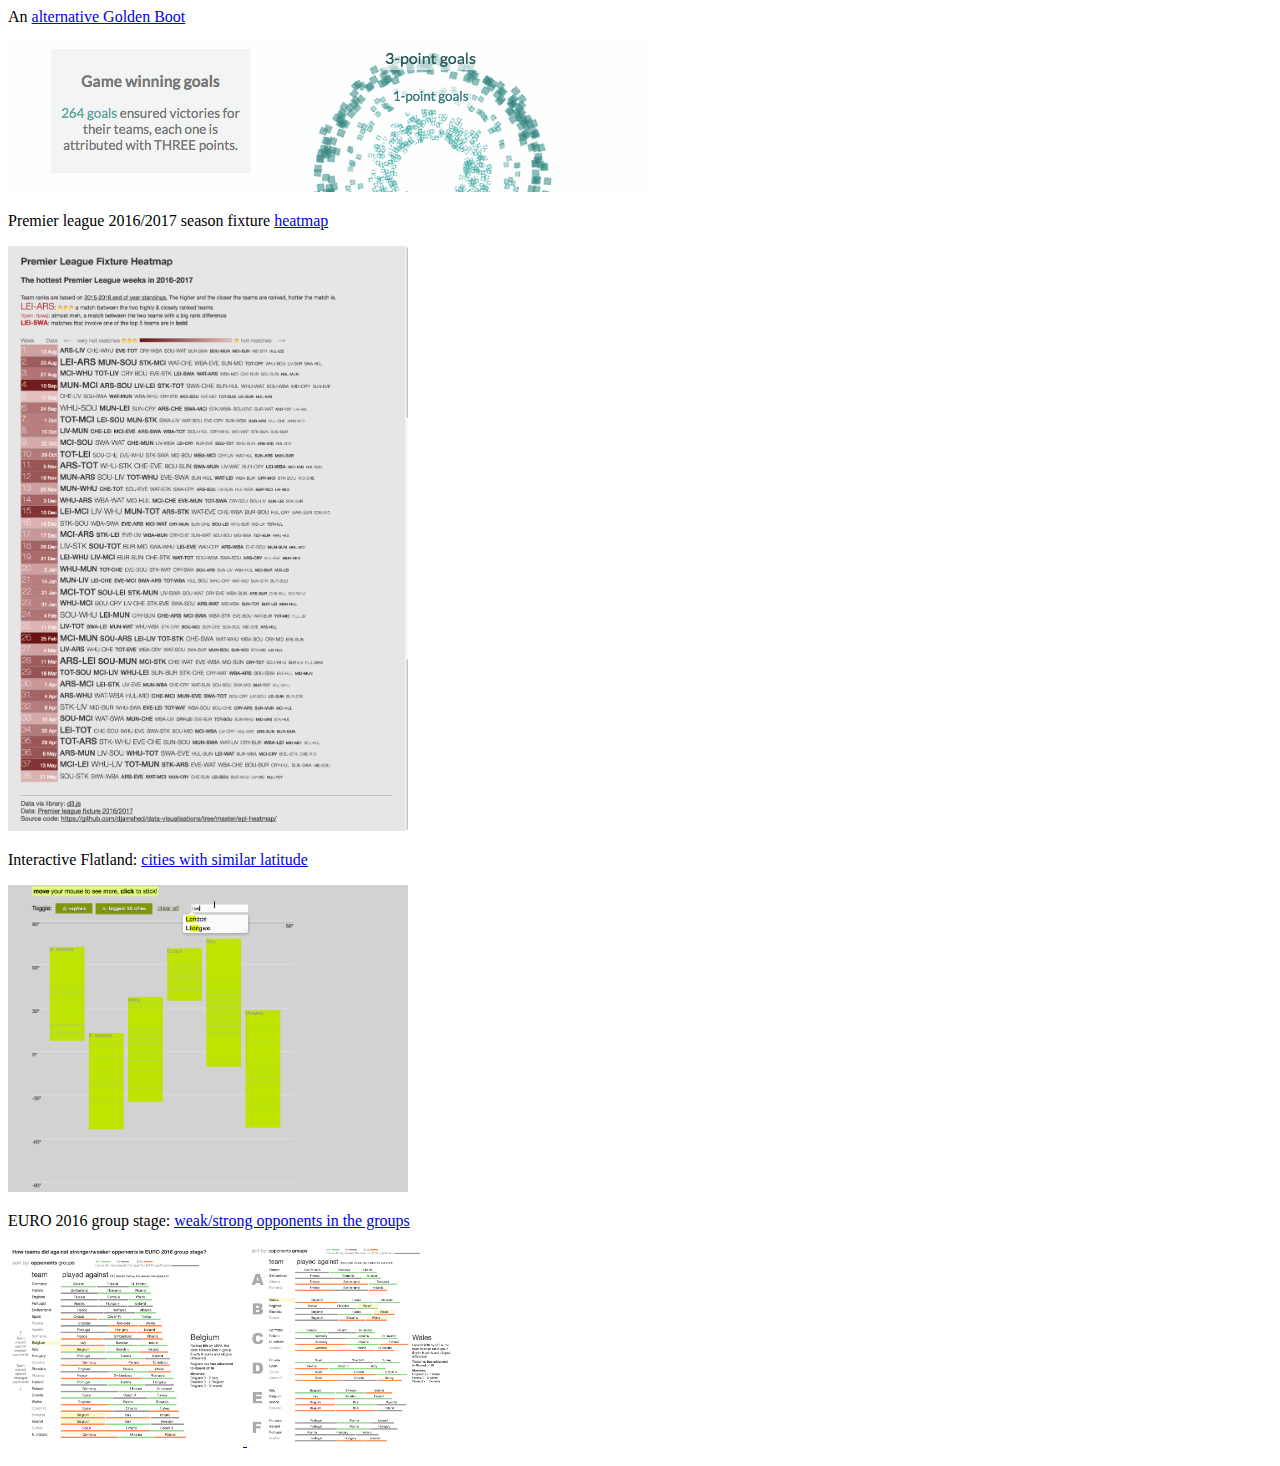
<file: index.html>
<!DOCTYPE html>
<html lang="en">
  <head>
    <meta charset="utf-8">
    <title>The list of data visualisations</title>
  </head>
  <body>
    <div>
      <div>An <a href="alt-golden-boots/">alternative Golden Boot</a></div>
      <p>
        <a href="alt-golden-boots/" target="_blank">
          <img src="alt-golden-boots/alt-golden-boots.gif" alt="alternative Golden Boots award" title="alternative Golden Boots award">
        </a>
      </p>
    </div>
    <div>
      <div>Premier league 2016/2017 season fixture <a href="epl-heatmap/">heatmap</a></div>
      <p>
        <a href="epl-heatmap/" target="_blank">
          <img src="epl-heatmap/heatmap.png" alt="heatmap" title="Premier League heatmap" width="400px">
        </a>
      </p>
    </div>
    <div>
      <div>Interactive Flatland: <a href="interactive-flatland/">cities with similar latitude</a></div>
      <p>
        <a href="interactive-flatland/" target="_blank">
          <img src="interactive-flatland/flatland3.gif" alt="usage" title="Interactive Flatland" width="400px">
        </a>
      </p>
    </div>
    <div>
      <div>EURO 2016 group stage: <a href="euro2016/group-stage.html">weak/strong opponents in the groups</a></div>
      <p>
        <a href="euro2016/group-stage.html" target="_blank">
          <img src="euro2016/euro2016-1.png" alt="Screenshot 1" title="Sorted by group strength" height="200px">
        </a>
        <a href="euro2016/group-stage.html" target="_blank">
          <img src="euro2016/euro2016-2.png" alt="Screenshot 2" title="Sorted by group" height="200px">
        </a>
      </p>
    </div>

  </body>
</html>
</file>
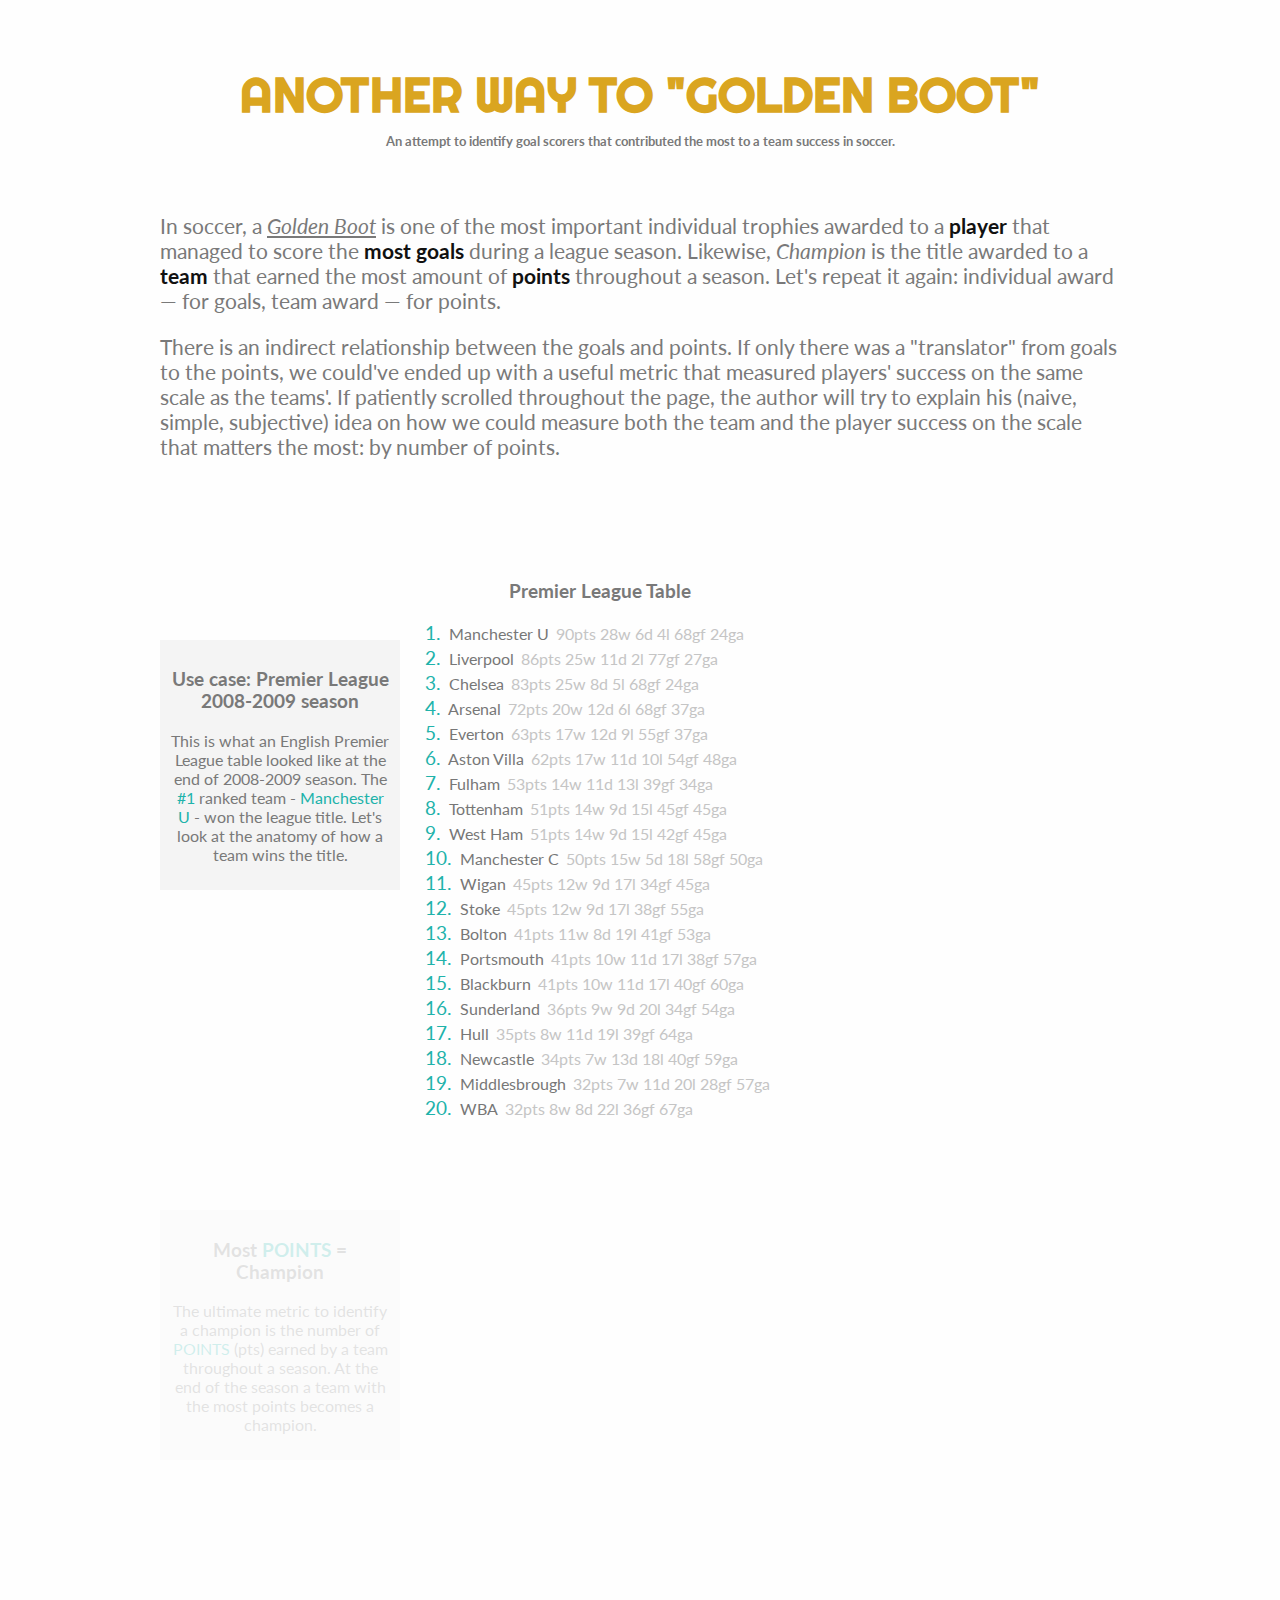
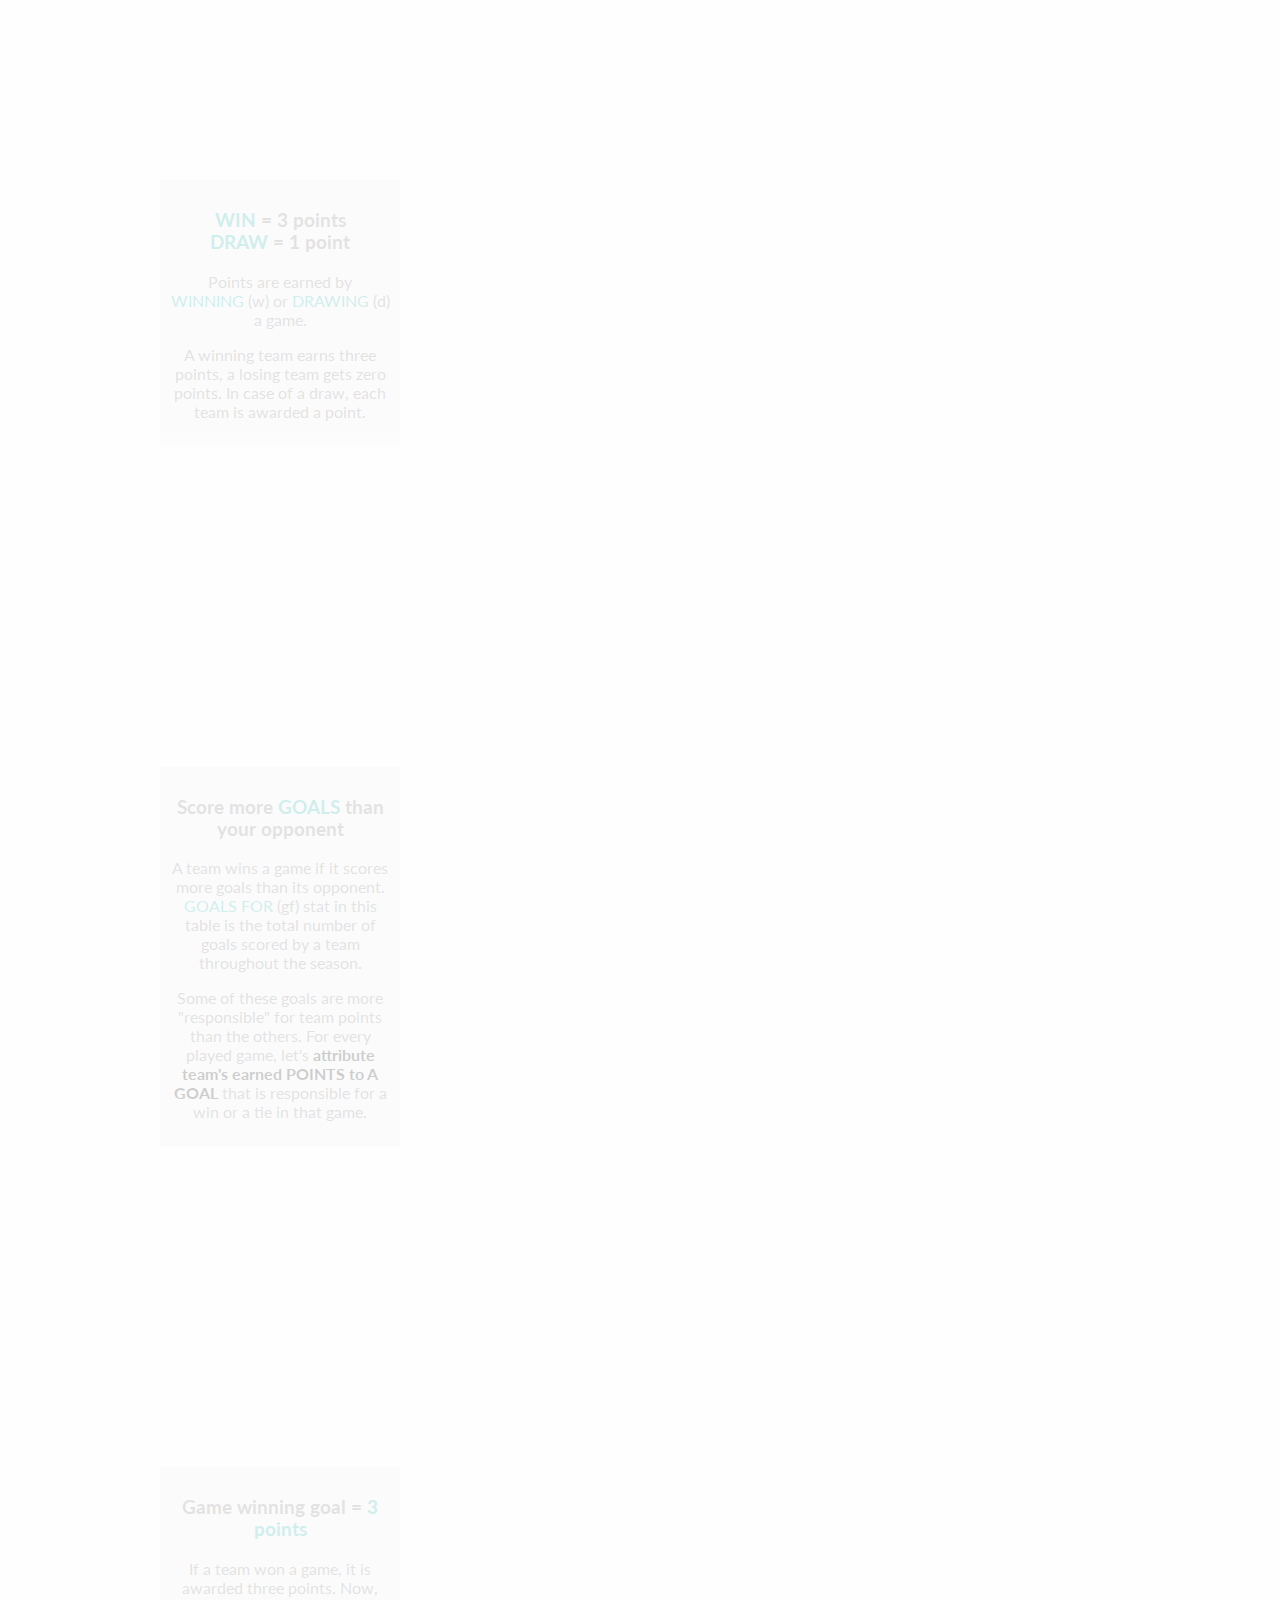
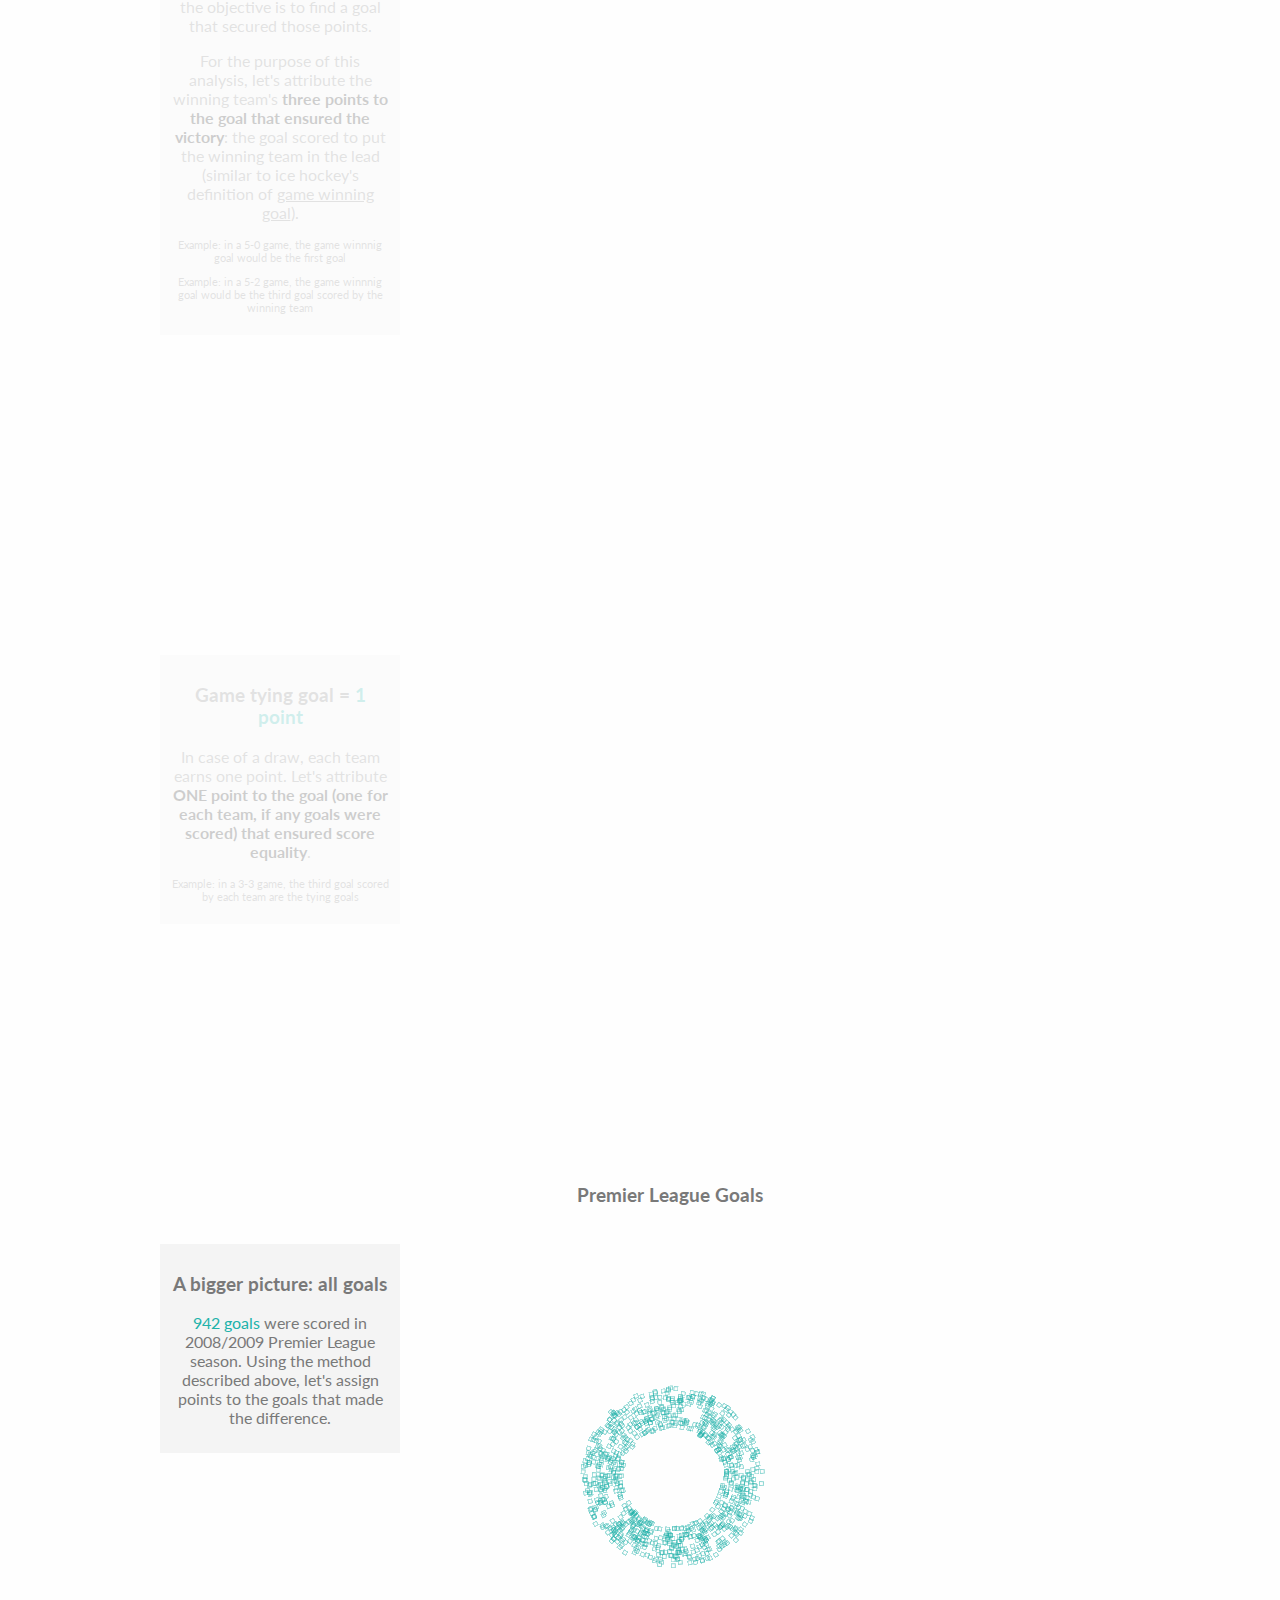
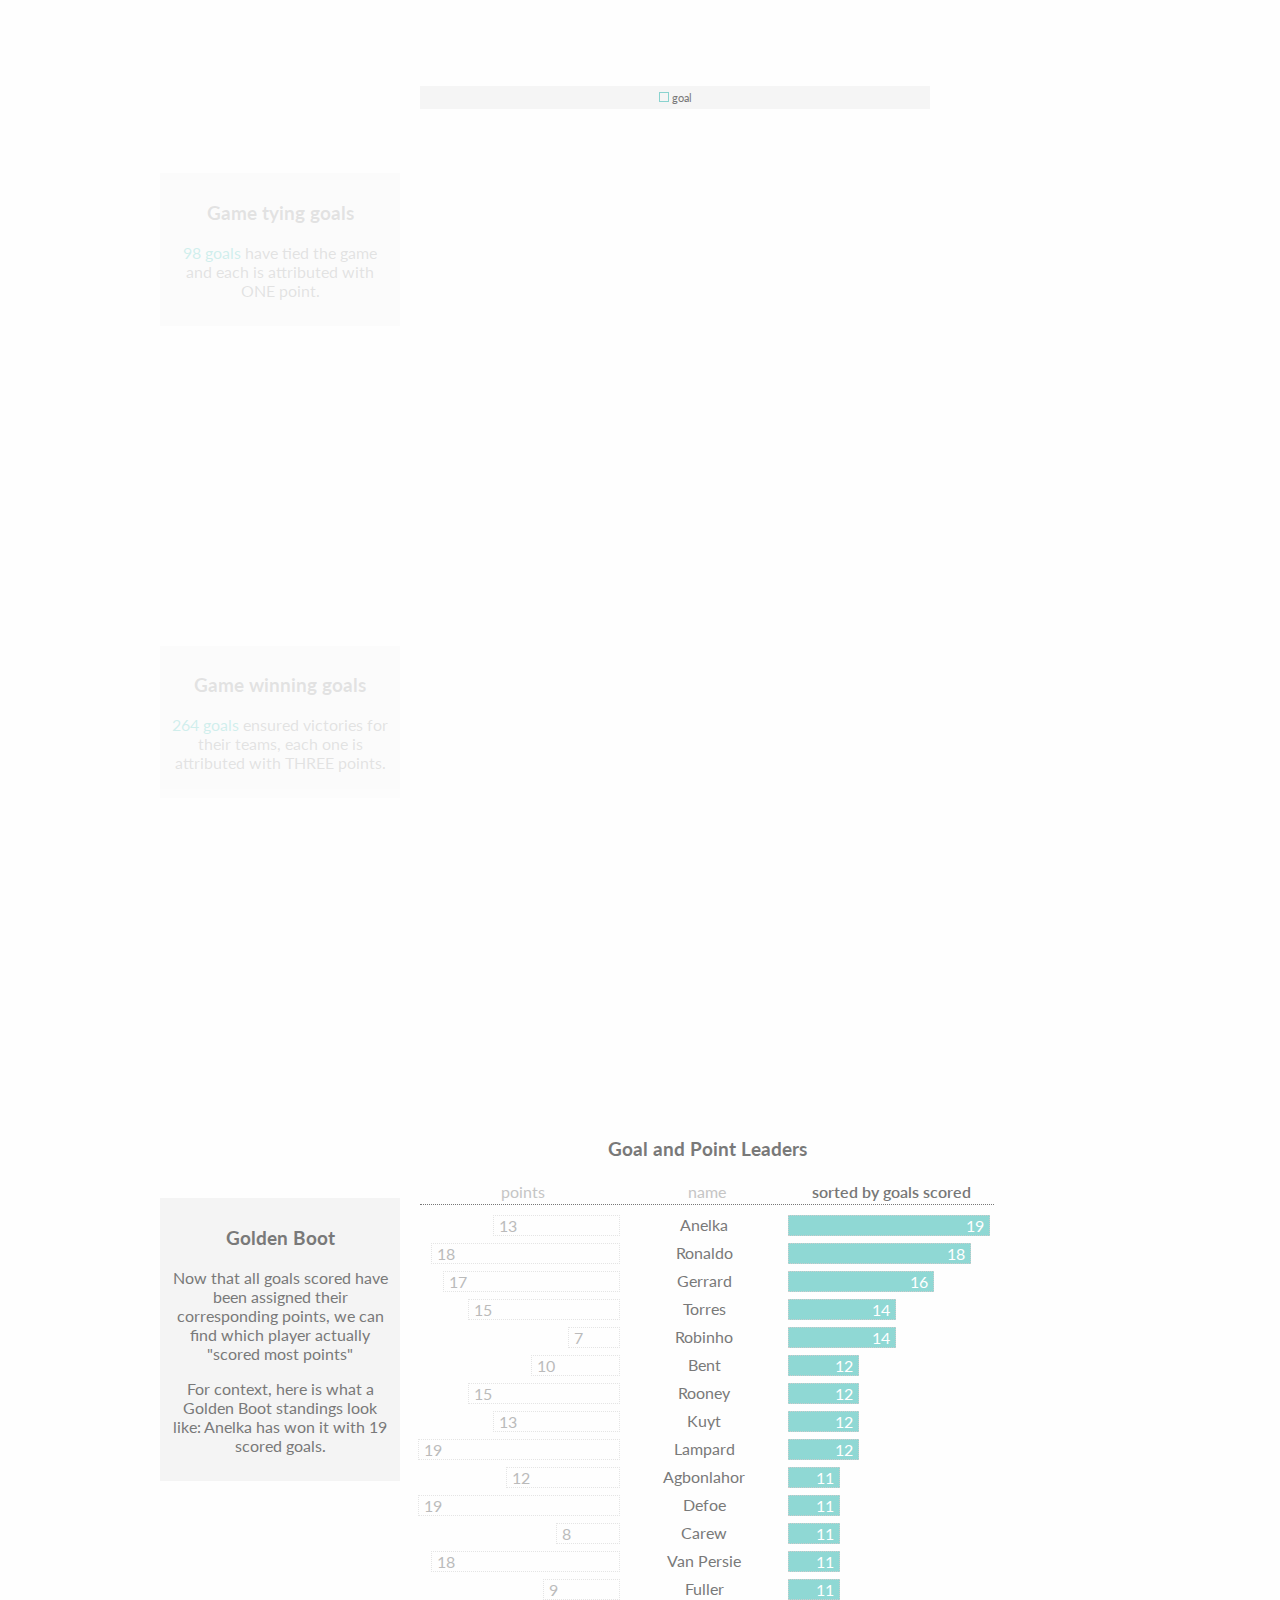
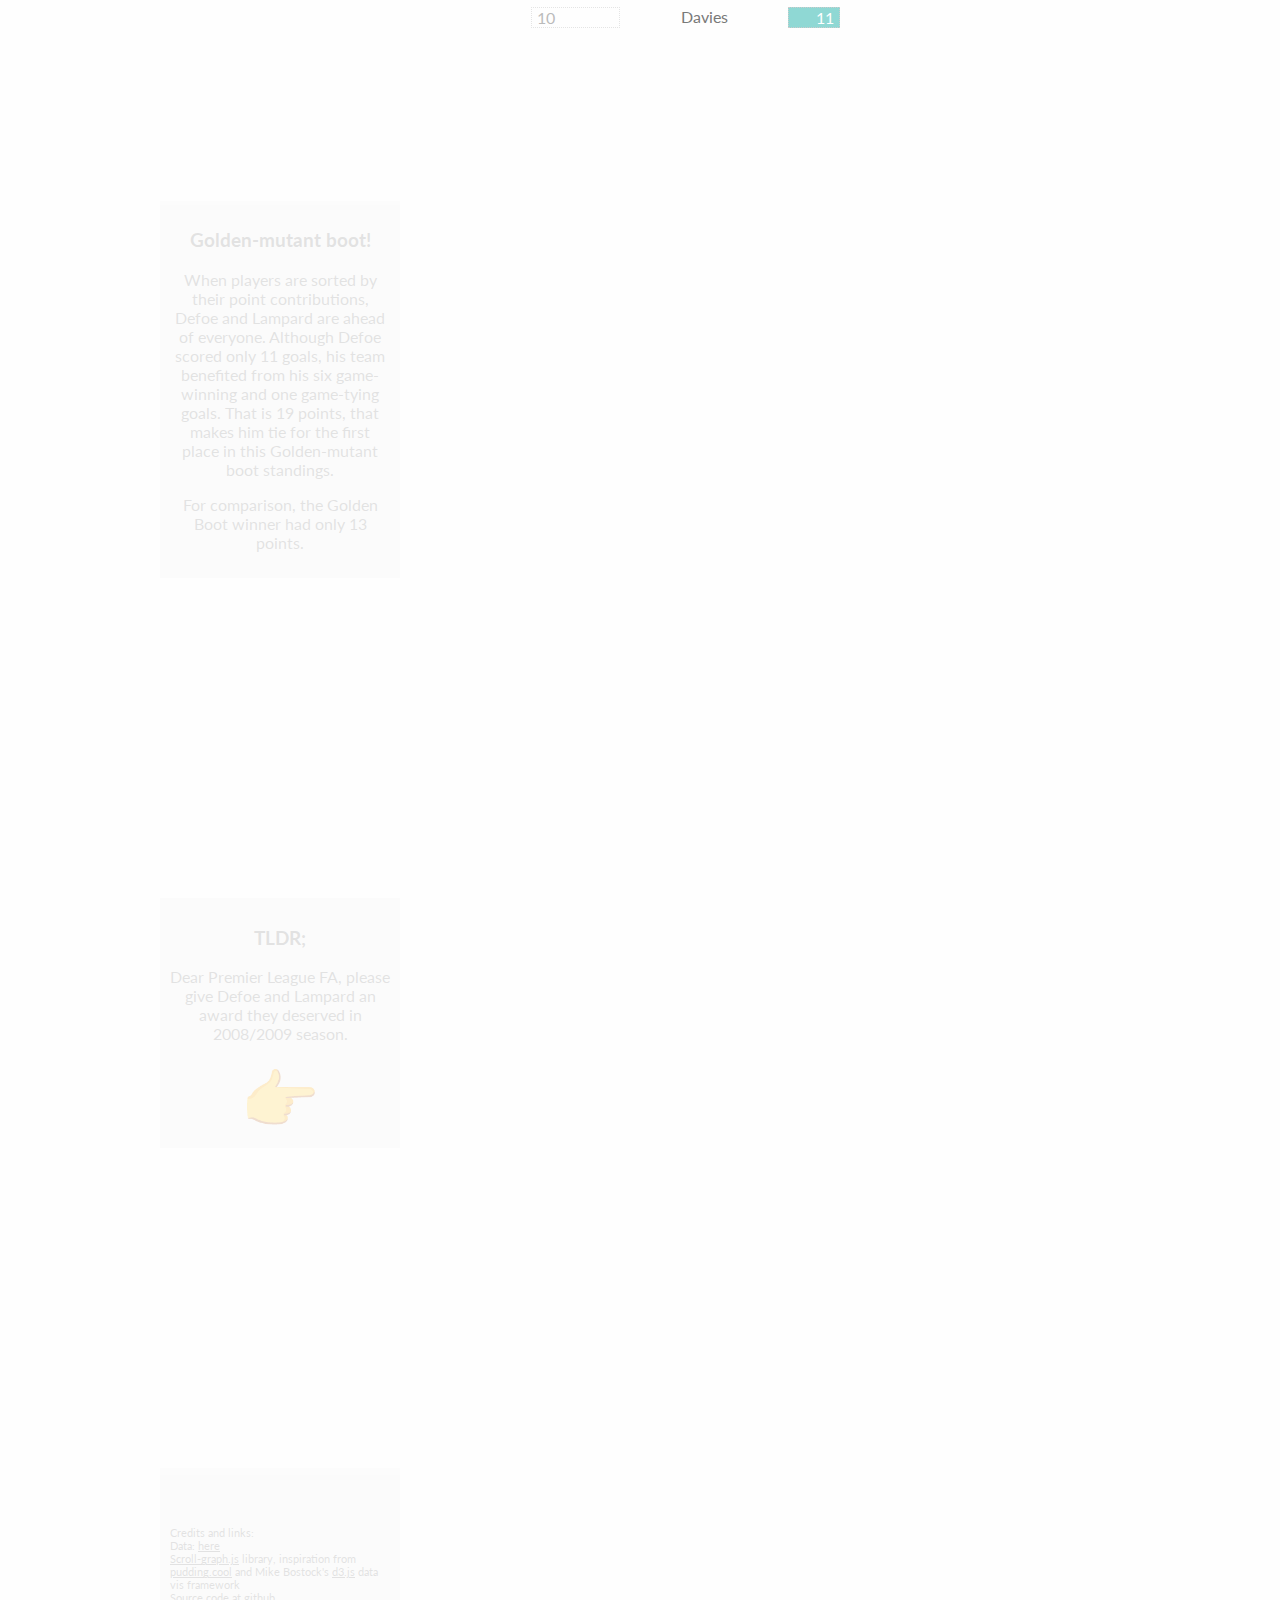
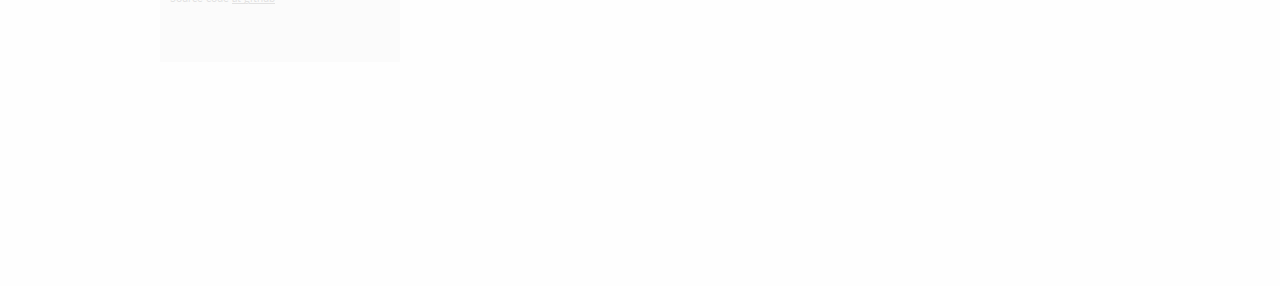
<file: alt-golden-boots/index.html>
<!DOCTYPE html>
<head>
  <meta charset="utf-8">
  <meta name="viewport" content="width=device-width, initial-scale=1">
  <link href="https://fonts.googleapis.com/css?family=Lato:400,700|Righteous" rel="stylesheet">
  <link rel="stylesheet" href="styles.css">
</head>
<body>
  <header>
    <h1>ANOTHER WAY TO "GOLDEN BOOT"</h1>
    <h2>An attempt to identify goal scorers that contributed the most to a team success in soccer.</h2>
  </header>
  <div class="intro">
    <p>In soccer, a <a href="https://en.wikipedia.org/wiki/Premier_League_Golden_Boot"><i>Golden Boot</i></a>
      is one of the most important individual trophies awarded to a <strong>player</strong> that managed to score the <strong>most goals</strong> during a league season.
      Likewise, <i>Champion</i> is the title awarded to a <strong>team</strong> that earned the most amount of <strong>points</strong> throughout a season.
      Let's repeat it again: individual award — for goals, team award — for points.
    </p>
    <p>There is an indirect relationship between the goals and points. If only there was a "translator" from goals to the points,
      we could've ended up with a useful metric that measured players' success on the same scale as the teams'.
      If patiently scrolled throughout the page, the author will try to explain his (naive, simple, subjective) idea on how we could measure both the team and the player success on the scale that matters the most: by number of points.
    </p>
  </div>
  <div class="table-story">
    <div class="graphic">
      <div class="graphic__vis">
        <h3>Premier League Table</h3>
        <div class="teams-container"></div>
      </div>
      <div class="graphic__story">
        <div class="paragraph">
          <div>
            <h3>Use case: Premier League 2008-2009 season</h3>
            <p>This is what an English Premier League table looked like at the end of 2008-2009 season. The <span class="active-stat">#1</span> ranked team - <span class="active-stat">Manchester U</span> - won the league title. Let's look at the anatomy of how a team wins the title.</p>
          </div>
        </div>
        <div class="paragraph">
          <div>
            <h3>Most <span class="active-stat">POINTS</span> = Champion</h3>
            <p>
              The ultimate metric to identify a champion is the number of <span class="active-stat">POINTS</span> (pts) earned by a team throughout a season. At the end of the season a team with the most points becomes a champion.
            </p>
          </div>
        </div>
        <div class="paragraph">
          <div>
            <h3><span class="active-stat">WIN</span> = 3 points<br><span class="active-stat">DRAW</span> = 1 point</h3>
            <p>Points are earned by <span class="active-stat">WINNING</span> (w) or <span class="active-stat">DRAWING</span> (d) a game.</p>
            <p>A winning team earns three points, a losing team gets zero points. In case of a draw, each team is awarded a point.</p>
          </div>
        </div>
        <div class="paragraph">
          <div>
            <h3>Score more <span class="active-stat">GOALS</span> than your opponent</h3>
            <p>A team wins a game if it scores more goals than its opponent. <span class="active-stat">GOALS FOR</span> (gf) stat in this table is the total number of goals scored by a team throughout the season.</p>
            <p>Some of these goals are more "responsible" for team points than the others. For every played game, let's <strong>attribute team's earned POINTS to A GOAL</strong> that is responsible for a win or a tie in that game.</p>
          </div>
        </div>
        <div class="paragraph">
          <div>
            <h3>Game winning goal = <span class="active-stat">3 points</span></h3>
            <p>If a team won a game, it is awarded three points. Now, the objective is to find a goal that secured those points.</p>
            <p>For the purpose of this analysis, let's attribute the winning team's <strong>three points to the goal that ensured the victory</strong>: the goal scored to put the winning team in the lead (similar to ice hockey's definition of <a href="https://en.wikipedia.org/wiki/Goal_(ice_hockey)">game winning goal</a>).
            </p>
            <p style="font-size: 70%;">Example: in a 5-0 game, the game winnnig goal would be the first goal</p>
            <p style="font-size: 70%;">Example: in a 5-2 game, the game winnnig goal would be the third goal scored by the winning team</p>
          </div>
        </div>
        <div class="paragraph">
          <div>
            <h3>Game tying goal = <span class="active-stat">1 point</span></h3>
            <p>In case of a draw, each team earns one point. Let's attribute <strong>ONE point to the goal (one for each team, if any goals were scored) that ensured score equality</strong>.</p>
            <p style="font-size: 70%;">Example: in a 3-3 game, the third goal scored by each team are the tying goals</p>
          </div>
        </div>
      </div>
    </div>
  </div>
  <div class="goal-story">
    <div class="graphic">
      <div class="graphic__vis">
        <h3>Premier League Goals</h3>
        <div class="goals-container">
        </div>
      </div>
      <div class="graphic__story">
        <div class="paragraph">
          <div>
            <h3>A bigger picture: all goals</h3>
            <p><span class="active-stat">942 goals</span> were scored in 2008/2009 Premier League season. Using the method described above, let's assign points to the goals that made the difference.</p>
          </div>
        </div>
        <div class="paragraph">
          <div>
            <h3>Game tying goals</h3>
            <p><span class="active-stat">98 goals</span> have tied the game and each is attributed with ONE point.</p>
          </div>
        </div>
        <div class="paragraph">
          <div>
            <h3>Game winning goals</h3>
            <p><span class="active-stat">264 goals</span> ensured victories for their teams, each one is attributed with THREE points.</p>
          </div>
        </div>
      </div>
    </div>
  </div>
  <div class="players-story">
    <div class="graphic">
      <div class="graphic__vis">
        <h3>Goal and Point Leaders</h3>
        <div class="players-container">
          <div class="tornado-title-row">
            <div class="tornado-points"><span class="tornado-sort-indicator">sorted by</span> points</div>
            <div class="tornado-label">name</div>
            <div class="tornado-goals"><span class="tornado-sort-indicator">sorted by</span> goals scored</div>
          </div>
          <div class="tornado-row-container"></div>
        </div>
      </div>
      <div class="graphic__story">
        <div class="paragraph">
          <div>
            <h3>Golden Boot</h3>
            <p>Now that all goals scored have been assigned their corresponding points, we can find which player actually "scored most points"</p>
            <p>For context, here is what a Golden Boot standings look like: Anelka has won it with 19 scored goals.</p>
          </div>
        </div>
        <div class="paragraph">
          <div>
            <h3>Golden-mutant boot!</h3>
            <p>When players are sorted by their point contributions,
              Defoe and Lampard are ahead of everyone.
              Although Defoe scored only 11 goals, his team benefited
              from his six game-winning and one game-tying goals.
              That is 19 points, that makes him tie for the first place
              in this Golden-mutant boot standings.
            </p>
            <p>For comparison, the Golden Boot winner had only 13 points.</p>
          </div>
        </div>
        <div class="paragraph">
          <div>
            <h3>TLDR;</h3>
            <p>Dear Premier League FA, please give Defoe and Lampard an award they deserved in 2008/2009 season.</p>
            <p style="font-size: 4rem; margin: 0;">👉</p>
          </div>
        </div>
        <div class="paragraph">
          <div>
            <div class="credits">
              <div>Credits and links:</div>
              <div>Data: <a href="http://www.rsssf.com/tablese/eng09.html">here</a>
              <div> <a href="https://github.com/1wheel/graph-scroll">Scroll-graph.js</a> library, inspiration from <a href="https://pudding.cool/process/how-to-implement-scrollytelling/">pudding.cool</a> and Mike Bostock's <a href="https://d3js.org/">d3.js</a> data vis framework</div>
              <div>Source code <a href="https://github.com/djamshed/data-visualisations/tree/master/alt-golden-boots">at github</a>
              </div>
            </div>
          </div>
        </div>
      </div>
    </div>
  </div>
  <!--https://d3js.org/-->
  <script src="d3.min.js"></script>
  <!--https://1wheel.github.io/graph-scroll/-->
  <script src="graph-scroll.js"></script>
  <script src="app.js"></script>
</body>
</file>
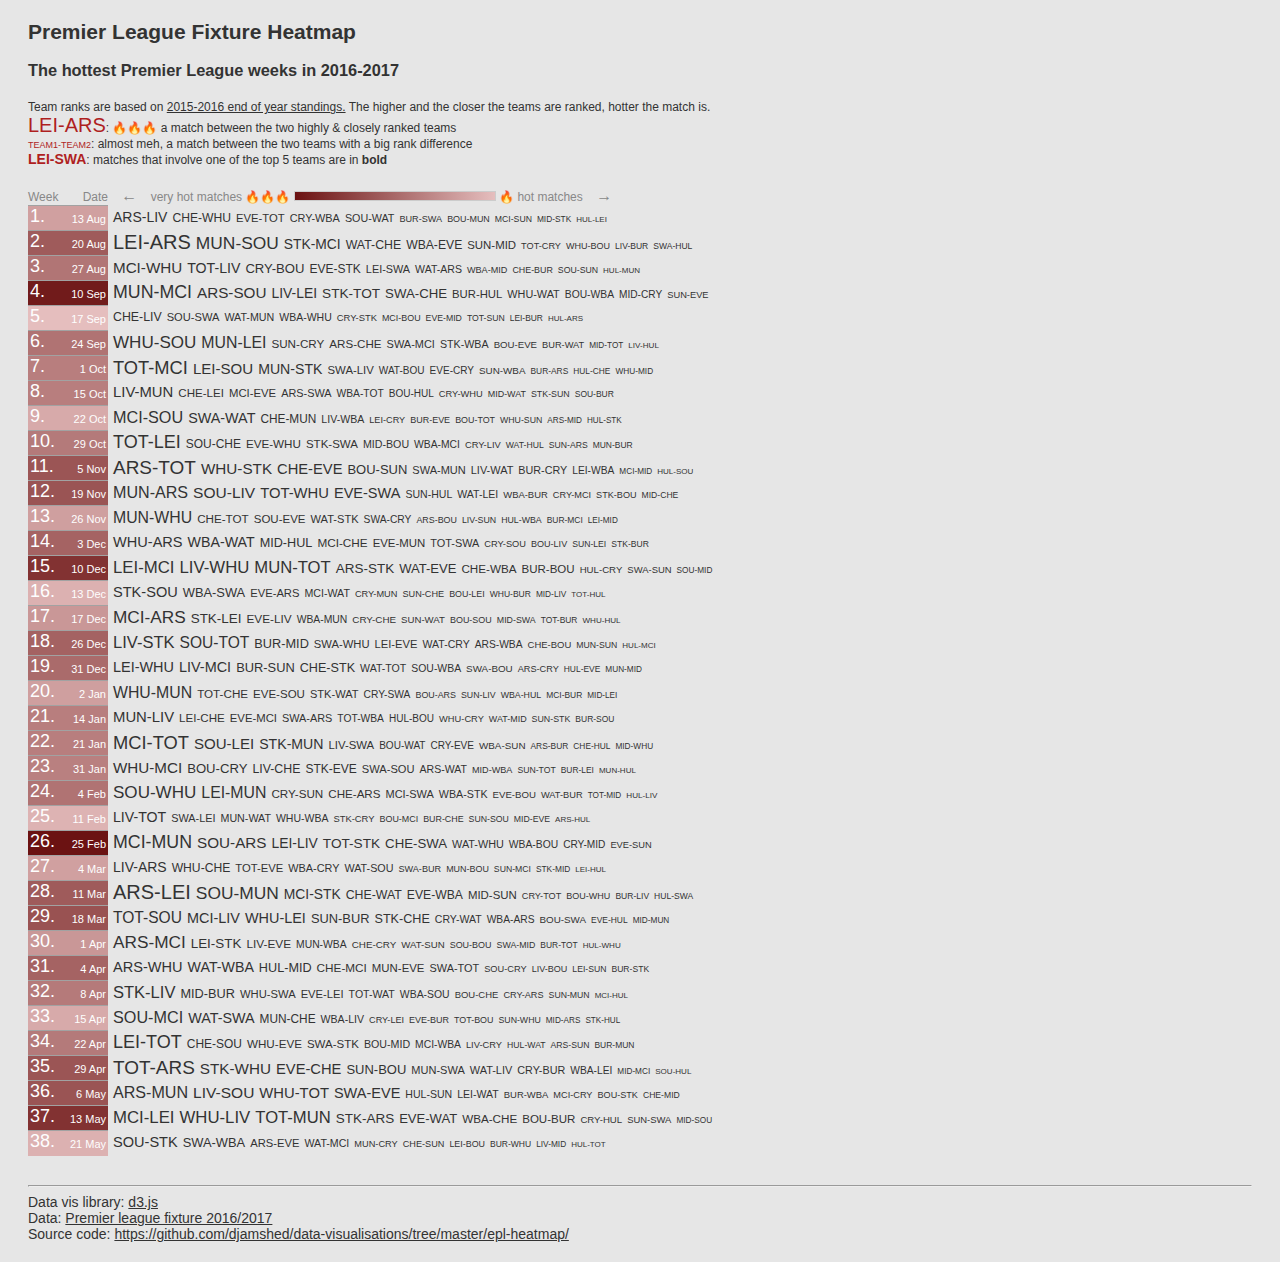
<file: epl-heatmap/index.html>
<!DOCTYPE html>
<html lang="en">
<head>
  <meta charset="UTF-8">
  <title>EPL Heatmap</title>
  <style>
    body {
      font: 14px "Helvetica Neue", Helvetica, Arial, sans-serif;
      background-color: #e6e6e6;
      color: #333;
    }

    a {
      color: #333;
    }

    .container {
      margin: 20px;
    }
    .chart {
      font-size: 11px;
      position: relative;
      height: 100%;
      display: inline-block;
      min-width: 700px;
    }
    .matchday__bg {
      color: #FEFEFE;
      border-top: 1px solid #a2a2a2;
    }
  </style>
</head>
<body>
  <div class="container">
    <h2>Premier League Fixture Heatmap</h2>
    <h3>The hottest Premier League weeks in 2016-2017</h3>
    <!--legend-->
    <div class="legend" style="font-size: 12px; margin-bottom: 10px;min-width: 500px;">
      <div style="margin-top: 20px;">
        Team ranks are based on <a href="https://en.wikipedia.org/wiki/2015%E2%80%9316_Premier_League">2015-2016 end of year standings.</a>
        The higher and the closer the teams are ranked, hotter the match is.
      </div>
      <div><span style="font-size: 20px; font-weight: 200; color: #af1f1f;">LEI-ARS</span>: &#x1f525;&#x1f525;&#x1f525; a match between the two highly & closely ranked teams</div>
      <div><span style="font-size: 9px; font-weight: 200;  color: #af1f1f;">TEAM1-TEAM2</span>: almost meh, a match between the two teams with a big rank difference</div>
      <div><span style="font-size: 14px;font-weight: 800; color: #af1f1f;">LEI-SWA</span>: matches that involve one of the top 5 teams are in <strong>bold</strong></div>
    </div>


    <!--header -->
    <div style="font-size:12px; color: #888; min-width: 500px; margin-top: 20px;">
      <div style="display: inline-block; width: 80px;"><span>Week</span><span style="float:right;">Date</span></div>
      <div style="display: inline-block;">
        <div style="text-align: center; display:inline-block; font-size: 16px; margin: 0 10px;">&larr;</div>
        <div style="display: inline-block;">very hot matches &#x1f525;&#x1f525;&#x1f525;</div>
        <div class="heatmap" style="display: inline-block; width: 200px; height: 8px; border: 1px solid #ccc;"></div>
        <div style="display: inline-block;">&#x1f525; hot matches</div>
        <div style="text-align: center; display:inline-block; font-size: 16px; margin: 0 10px;">&rarr;</div>
      </div>
    </div>

    <!--chart-->
    <div class="chart"></div>

    <!--credit and sources-->
    <div style="margin-top: 30px;">
      <hr>
      <div>Data vis library: <a href="https://d3js.org/">d3.js</a></div>
      <div>Data: <a href="http://www.premierleague.com/en-gb/news/news/2016-17/jun/2016-2017-premier-league-fixture-list.html
">Premier league fixture 2016/2017</a></div>
      <div>Source code: <a href="https://github.com/djamshed/data-visualisations/tree/master/epl-heatmap/">https://github.com/djamshed/data-visualisations/tree/master/epl-heatmap/</a></div>
    </div>
  </div>

  <!--scripts-->
  <script src="lodash.js" charset="utf-8"></script>
  <script src="d3.js" charset="utf-8"></script>
  <script src="app-es5.js"></script>
  <script>
    (function(i,s,o,g,r,a,m){i['GoogleAnalyticsObject']=r;i[r]=i[r]||function(){
    (i[r].q=i[r].q||[]).push(arguments)},i[r].l=1*new Date();a=s.createElement(o),
    m=s.getElementsByTagName(o)[0];a.async=1;a.src=g;m.parentNode.insertBefore(a,m)
    })(window,document,'script','https://www.google-analytics.com/analytics.js','ga');

    ga('create', 'UA-79855448-1', 'auto');
    ga('send', 'pageview');
  </script>
</body>
</html>
</file>
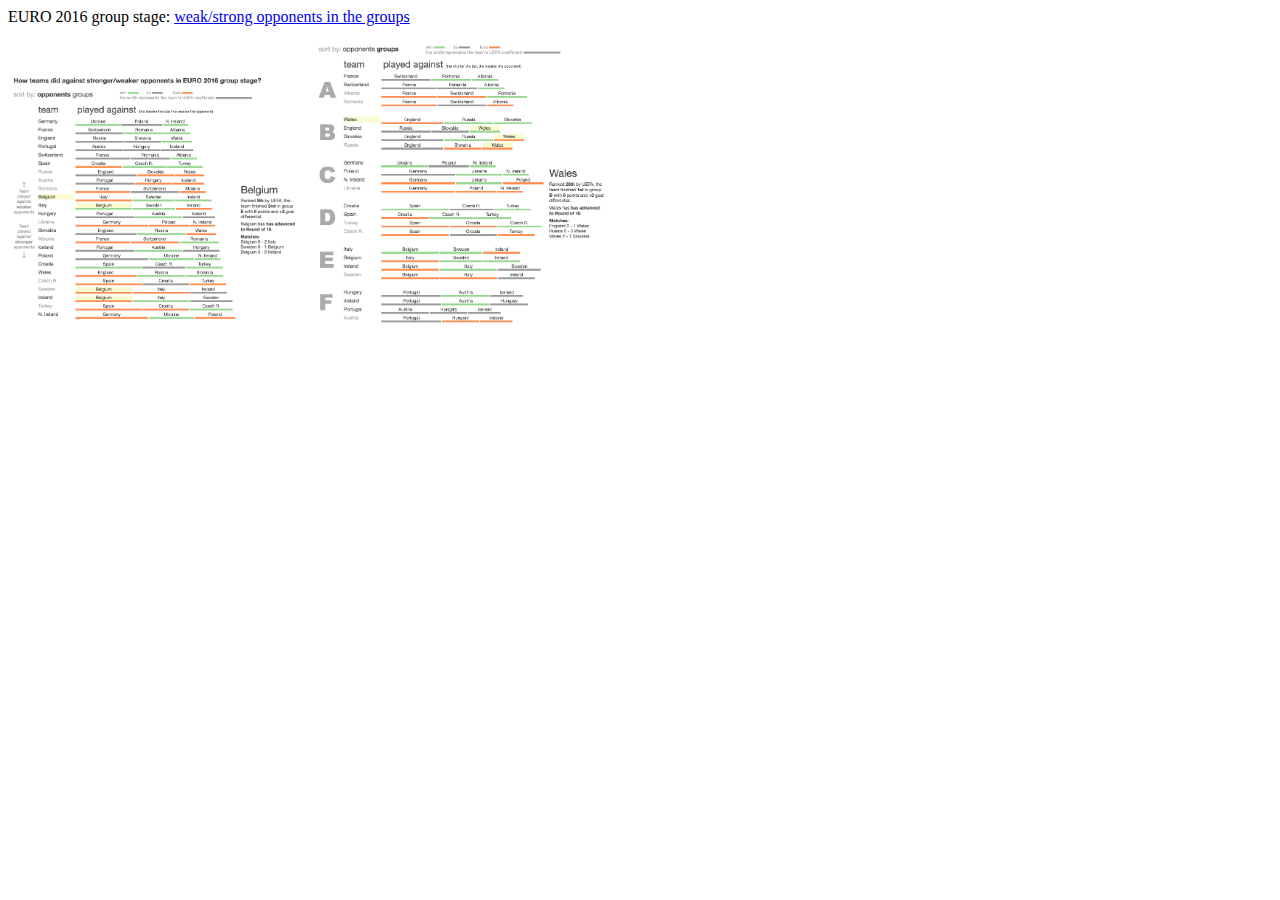
<file: euro2016/index.html>
<!DOCTYPE html>
<html lang="en">
  <head>
    <meta charset="utf-8">
    <title>The list of EURO 2016 visualisations</title>
  </head>
  <body>
    <div><li>EURO 2016 group stage: <a href="https://djamshed.github.io/data-visualisations/euro2016/group-stage.html">weak/strong opponents in the groups</a></li></div>
    <p>
      <img src="euro2016-1.png?raw=true" alt="Screenshot 1" title="Sorted by group strength" width="300px">
      <img src="euro2016-2.png?raw=true" alt="Screenshot 2" title="Sorted by groups" width="300px">
    </p>
  </body>
</html>
</file>
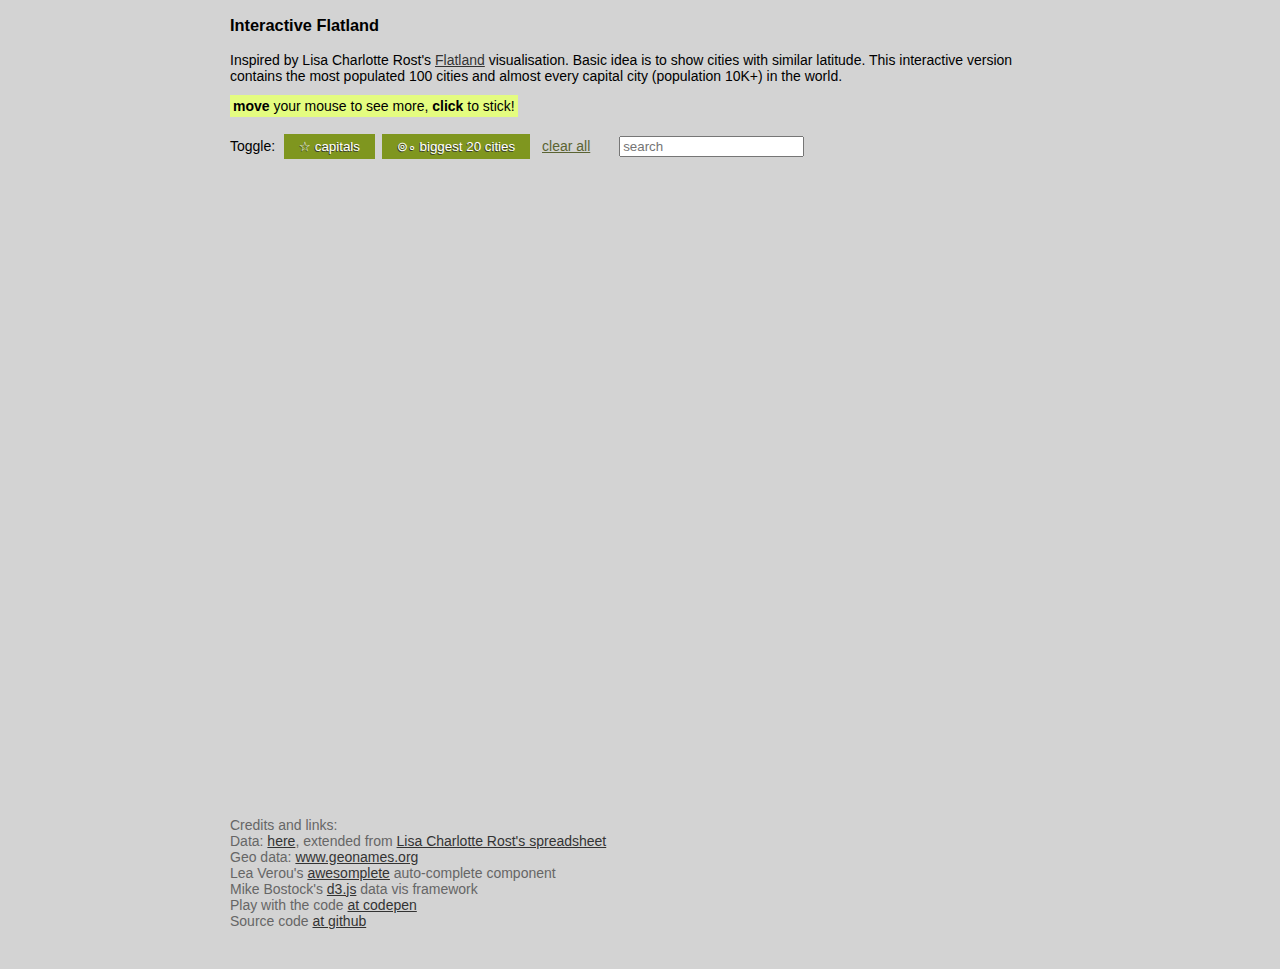
<file: interactive-flatland/index.html>
<!DOCTYPE html>
<meta charset="utf-8">
<title>Interactive Flatland: cities with similar latitude</title>
<link rel="stylesheet" href="vendor/awesomplete.css" />
<style>
  body {
    font: 14px "Helvetica Neue", Helvetica, Arial, sans-serif;
    background-color: lightgray;
  }

  a {
    color: #333;
  }

  #chart {
    font-size: 11px;
    position: relative;
    height: 100%;
    color: #333;
    height: 600px;
    display: inline-block;
    width: 600px;
    margin-top: 10px;
  }

  #details {
    font-size: 10px;
    margin-left: 10px;
    display: inline-block;
    vertical-align: top;
    max-width: 200px;
  }

  .continent {
    background-color: #C0E32F;
  }

  .continent-label {
    color: #999;
  }

  .city {
    border-top: 1px solid #999;
    width: 100%;
    opacity: .1;
    text-align: right;
    line-height: 0.8;
    font-size: 10px;
    pointer-events: none;
  }

  .city__label {
    opacity: 0;
  }

  .city.close,
  .city.sticky {
    opacity: 1;
    z-index: 1;
  }

  .city.close .city__label,
  .city.sticky .city__label {
    opacity: 1;
  }

  .show-capitals .btn-capitals,
  .show-top .btn-top {
    background-color: #5A6332;
  }

  .show-capitals .city.capital,
  .show-top .city.top {
    opacity: 1;
  }

  /* button style courtesy http://callmenick.com/post/stylish-css-buttons */
  .btn {
    margin-right: 3px;
    padding: 5px 15px;
    box-shadow: none;
    border-radius: 0;
    color: #fff;
    background-color: #7F961F;
    text-shadow: -1px 1px #3B3E2D;
    border: none;
    cursor: pointer;
  }

  .btn:hover,
  .btn:active {
    background-color: #5A6332;
  }

  button:focus {
    outline: 0;
  }

  .btn-clear {
    color: #5A6332;
    margin: 0 5px;
  }

  .search-txt {
    margin-left: 20px;
    outline: 0;
  }

  .hover-line {
    position: absolute;
    width: 600px;
    border-top: 1px solid grey;
    height: 1px;
    text-align: right;
  }

  .bound {
    width: 100%;
    border-top: 2px solid #dedede;
  }
</style>
<body>
  <div id="container" style="width:820px; margin:0 auto;">
    <h3>Interactive Flatland</h3>
    <p>Inspired by Lisa Charlotte Rost's <a href="http://lisacharlotterost.github.io/2016/06/23/flatland/">Flatland</a> visualisation.
    Basic idea is to show cities with similar latitude.
    This interactive version contains the most populated 100 cities and almost every capital city (population 10K+) in the world.
    </p>
    <div><span style="padding: 3px; background-color: #E4FC80;"> <strong>move</strong> your mouse to see more, <strong>click</strong> to stick!</span></div>

    <div style="margin: 20px 0 5px 0;">
      <span style="margin-right: 5px;">Toggle: </span>
      <button class="btn btn-capitals"> ☆ capitals</button>
      <button class="btn btn-top">⊚∘ biggest 20 cities</button>
      <a class="btn-clear" href="#">clear all</a>
      <!--autocomplete options (scraped from data)-->
      <input class="awesomplete search-txt" placeholder="search" data-list="Abidjan, Abu Dhabi, Accra, Addis Ababa, Ahmedabad, Alexandria, Algiers, Amman, Amsterdam, Ankara, Antananarivo, Apia, Ashgabat, Asmara, Astana, Athens, Avarua, Baghdad, Baku, Bamako, Bandar Seri Begawan, Bangkok, Bangui, Banjul, Basra, Basseterre, Beijing, Beirut, Belgrade, Belmopan, Belo Horizonte, Bengaluru, Berlin, Bishkek, Bissau, Bogota, Brasília, Bratislava, Brazzaville, Bridgetown, Brooklyn, Brussels, Bucharest, Budapest, Buenos Aires, Bujumbura, Busan, Cairo, Canberra, Cape Town, Caracas, Casablanca, Castries, Cayenne, Charlotte Amalie, Chengdu, Chennai, Chicago, Chittagong, Chongqing, Colombo, Conakry, Copenhagen, Daegu, Dakar, Damascus, Dar es Salaam, Delhi, Dhaka, Dili, Djibouti, Dodoma, Doha, Dongguan, Douglas, Dublin, Durban, Dushanbe, East Jerusalem, Faisalabad, Fort-de-France, Fortaleza, Freetown, Gaborone, George Town, Georgetown, Gibraltar, Giza, Guangzhou, Guatemala City, Hamilton, Hanoi, Harare, Havana, Helsinki, Ho Chi Minh City, Hong Kong, Honiara, Hyderabad, Ibadan, Incheon, Istanbul, Izmir, Jakarta, Jeddah, Jerusalem, Juba, Kabul, Kampala, Kano, Kanpur, Karachi, Kathmandu, Khartoum, Kiev, Kigali, Kingston, Kingstown, Kinshasa, Kolkata, Kuala Lumpur, Kuwait City, Lagos, Lahore, Libreville, Lilongwe, Lima, Lisbon, Ljubljana, London, Los Angeles, Luanda, Lusaka, Luxembourg, Macao, Madrid, Majuro, Malabo, Mamoudzou, Managua, Manama, Manila, Maputo, Maracaibo, Maseru, Mashhad, Mbabane, Melbourne, Mexico City, Minsk, Mogadishu, Monaco, Monrovia, Montevideo, Moroni, Moscow, Mumbai, Muscat, N'Djamena, Nairobi, Nanjing, Nassau, New York, Niamey, Nicosia, Nouakchott, Noumea, Nuku'alofa, Nuuk, Oranjestad, Osaka, Oslo, Ottawa, Ouagadougou, Pago Pago, Panama City, Papeete, Paramaribo, Paris, Phnom Penh, Podgorica, Port Louis, Port Moresby, Port of Spain, Port Vila, Port-au-Prince, Porto-Novo, Prague, Praia, Pretoria, Pristina, Pune, Pyongyang, Queens, Quezon City, Quito, Rabat, Reykjavik, Riga, Rio de Janeiro, Riyadh, Rome, Roseau, Saint Helier, Saint Petersburg, Saint-Denis, Saint-Pierre, Saipan, Salvador, San Jose, San Juan, San Salvador, Sanaa, Santiago, Santiago, Santiago de Cali, Santo Domingo, Sao Paulo, Sarajevo, Seoul, Shanghai, Shenzhen, Singapore, Skopje, Sofia, St Peter Port, St. John's, Stockholm, Sucre, Surabaya, Surat, Suva, Sydney, Taipei, Tallinn, Tarawa, Tashkent, Tbilisi, Tegucigalpa, Tehran, Thimphu, Tianjin, Tirana, Tokyo, Toronto, Tripoli, Tripoli, Tunis, Ulan Bator, Victoria, Vienna, Vientiane, Vilnius, Warsaw, Washington, Wellington, Willemstad, Windhoek, Wuhan, Yamoussoukro, Yangon, Yerevan, Yokohama, Zagreb"
      />
    </div>

    <div id="chart"></div>
    <div id="details"></div>

    <div style="margin: 40px 0; color: #666;">
      <div>Credits and links:</div>
      <div>Data: <a href="https://docs.google.com/spreadsheets/d/1tFeCAlTxr92lIB9wfIx1IFBzZKLtqxiUNLYetm0oIfE/edit?usp=sharing">here</a>, extended from <a href="https://docs.google.com/spreadsheets/d/1kN2E2CbIgdY6j_9ANZ3f2x5jJ6xrCMenP2S9ZkTJwAQ/edit?usp=sharing">Lisa Charlotte Rost's spreadsheet</a></div>
      <div>Geo data: <a href="http://www.geonames.org/">www.geonames.org</a></div>
      <div>Lea Verou's <a href="http://leaverou.github.io/awesomplete/">awesomplete</a> auto-complete component</div>
      <div>Mike Bostock's <a href="https://d3js.org/">d3.js</a> data vis framework</div>
      <div>Play with the code <a href="http://codepen.io/djam/full/dXNjPG/">at codepen</a></div>
      <div>Source code <a href="https://github.com/djamshed/data-visualisations/tree/master/interactive-flatland">at github</a></div>
    </div>
  </div>

  <script src="https://d3js.org/d3.v3.min.js" charset="utf-8"></script>
  <script src="vendor/awesomplete.min.js" charset="utf-8"></script>
  <script src="app-es5.js"></script>
  <script>
    (function(i,s,o,g,r,a,m){i['GoogleAnalyticsObject']=r;i[r]=i[r]||function(){
    (i[r].q=i[r].q||[]).push(arguments)},i[r].l=1*new Date();a=s.createElement(o),
    m=s.getElementsByTagName(o)[0];a.async=1;a.src=g;m.parentNode.insertBefore(a,m)
    })(window,document,'script','https://www.google-analytics.com/analytics.js','ga');

    ga('create', 'UA-79855448-1', 'auto');
    ga('send', 'pageview');
  </script>
</body>
</file>
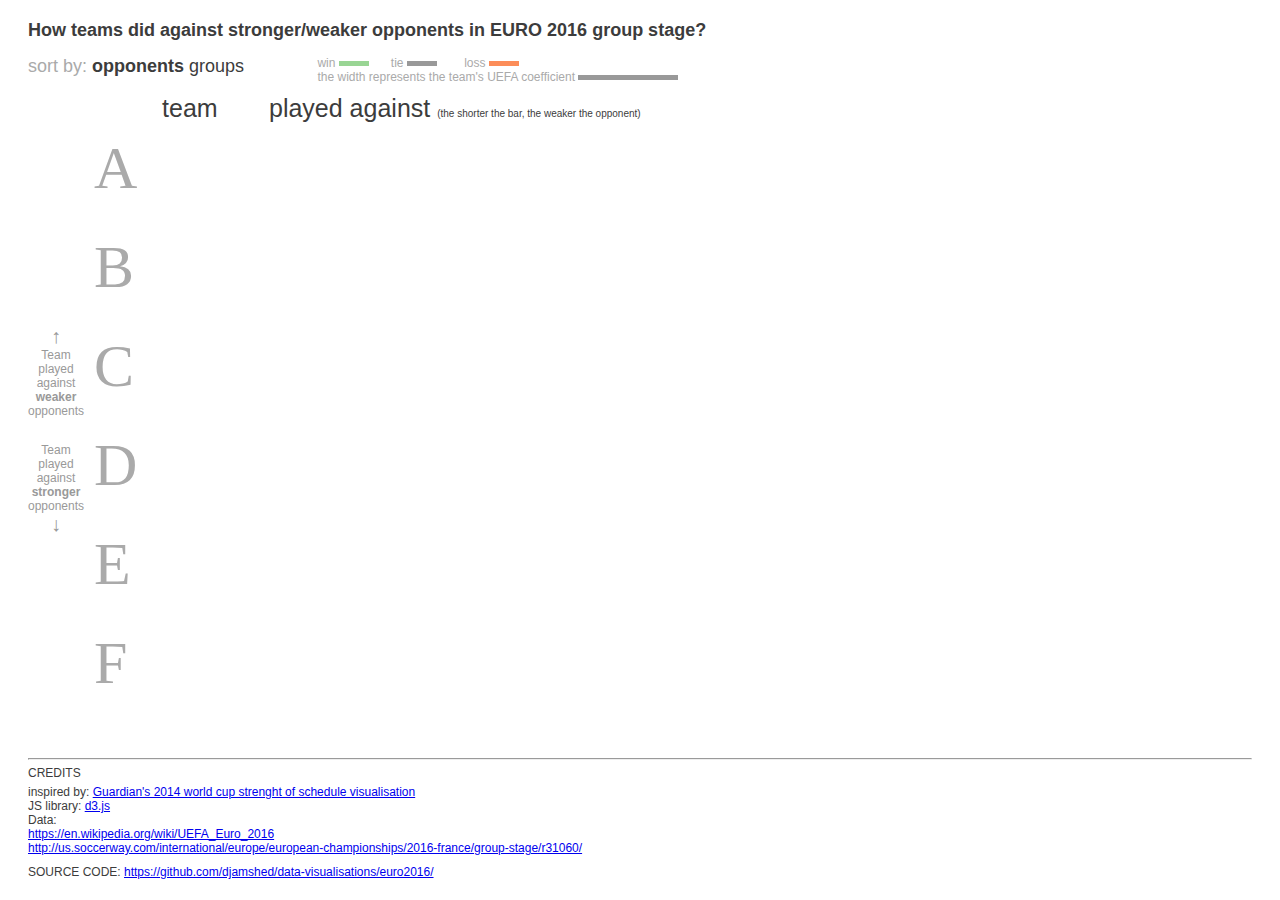
<file: euro2016/group-stage.html>
<!DOCTYPE html>
<meta charset="utf-8">
<style>

body {
  font-family: 'Helvetica Neue', Helvetica, Arial, sans-serif;
  color: #3c3c3c;
  font-size: 12px;
}
.axis-container {
  color: #999;
}
.chart {
  display: inline-block;
}
.team {
  margin-bottom: 3px;
}
.team--out .team__lead{
  color: #aaa;
}
.team .active {
  background-color: lightgoldenrodyellow;
}
.team__lead {
  font-size: 13px;
  width: 100px;
  display: inline-block;
}
.team__label {
  cursor: default;
}
.team__opponents {
  width: 450px;
}
.team__results {
  width: 225px;
}
.team__stats {
  color: #999;
  margin-left: 5px;
  font-size: 10px;
}
.opponent {
  text-align: center;
  display: inline-block;
}
.opponent.team__label {
  border-bottom: 5px solid #f3de9d;
  margin-left: 2px;
}
.opponent.team__label.win {
  border-color: #99d594;
}
.opponent.team__label.tie {
  border-color: #999;
}
.opponent.team__label.loss {
  border-color: #fc8d59;
}
.sort-by {
  cursor: pointer;
}
.sort-by.active {
  font-weight: 600;
}
.group-label {
  font-family: "Arial Black";
  font-size: 60px;
  color: #aaa;
  margin-bottom: 30px;
}
</style>
<body>

    <div style="margin: 20px; min-width: 800px;">

        <h2>How teams did against stronger/weaker opponents in EURO 2016 group stage?</h2>

        <!--controls and legend-->
        <div style="margin: 10px 0;">

            <div style="margin-right: 70px; font-size: 18px; display:inline-block; vertical-align: top;">
                <span style="color: #aaa">sort by:</span> <span class="sort-by sort-by--opponents active">opponents</span> <span class="sort-by sort-by--group">groups</span>
            </div>
            <div style="display: inline-block; color: #aaa">
                <div style="width: 70px; display:inline-block;">
                    <span>win</span>
                    <span style="height: 5px; background-color: #99d594; display: inline-block; width: 30px; margin-bottom:1px;"></span>
                </div>

                <div style="width: 70px; display:inline-block;">
                    <span>tie</span>
                    <span style="height: 5px; background-color: #999; display: inline-block; width: 30px; margin-bottom:1px;"></span>
                </div>

                <div style="width: 70px; display:inline-block;">
                    <span>loss</span>
                    <span style="height: 5px; background-color: #fc8d59; display: inline-block; width: 30px; margin-bottom:1px;"></span>
                </div>

                <div>
                    <span>the width represents the team's UEFA coefficient</span>
                    <span style="height: 5px; background-color: #999; display: inline-block; width: 100px; margin-bottom:1px;"></span>
                </div>
            </div>
        </div>

        <!--chart-->
        <div style="display:table;">
            <div style="display: table-row; font-size: 25px; height: 40px;">
                <div class="sort-by-opponents-description" style="display: table-cell"></div>
                <div class="sort-by-groups-description" style="display: table-cell"></div>
                <div style="display: table-cell;">
                    <div style="display: inline-block; width: 100px;">team</div>
                    <div style="display: inline-block; width: 450px;">
                        played against <span style="font-size:10px"> (the shorter the bar, the weaker the opponent)</span>
                    </div>
                    <div></div>
                </div>
            </div>
            <div style="display: table-row">
                <div class="axis-container sort-by-opponents-description" style="display: table-cell; padding-right: 10px; width: 55px; vertical-align: middle;">
                    <div>
                        <div style="text-align: center;font-size: 20px;">&uarr;</div>
                        <div style="text-align: center;margin-bottom: 25px;">Team played against <strong>weaker</strong> opponents</div>
                        <div style="text-align: center;margin-top: 25px;">Team played against <strong>stronger</strong> opponents</div>
                        <div style="text-align: center;font-size: 20px;">&darr;</div>
                    </div>
                </div>
                <div class="sort-by-groups-description" style="display: table-cell; vertical-align: top; width: 68px;">
                    <div class="group-label">A</div>
                    <div class="group-label">B</div>
                    <div class="group-label">C</div>
                    <div class="group-label">D</div>
                    <div class="group-label">E</div>
                    <div class="group-label">F</div>
                </div>

                <div style="display: table-cell">
                    <div class="chart"></div>
                </div>
                <div style="display: table-cell; width: 150px; vertical-align: middle;">
                    <div class="team-details"></div>
                </div>
            </div>
        </div>

        <!--credit and sources-->
        <div style="margin-top: 30px;">
            <hr>
            <div style="margin-bottom:5px">CREDITS</div>
            <div>inspired by: <a href="http://www.theguardian.com/football/interactive/2013/dec/18/world-cup-2014-draw-strength-of-schedule">Guardian's 2014 world cup strenght of schedule visualisation</a>
            </div>
            <div>JS library: <a href="https://d3js.org/">d3.js</a>
            </div>
            Data:
            <div><a href="https://en.wikipedia.org/wiki/UEFA_Euro_2016">https://en.wikipedia.org/wiki/UEFA_Euro_2016</a>
            </div>
            <div><a href="http://us.soccerway.com/international/europe/european-championships/2016-france/group-stage/r31060/">http://us.soccerway.com/international/europe/european-championships/2016-france/group-stage/r31060/</a>
            </div>

            <div style="margin-top: 10px;">SOURCE CODE: <a href="https://github.com/djamshed/data-visualisations/euro2016/">https://github.com/djamshed/data-visualisations/euro2016/</a></div>
        </div>

    </div>
  <script src="https://d3js.org/d3.v3.min.js" charset="utf-8"></script>
  <script src="group-stage-es5.js"></script>
  <script>
    (function(i,s,o,g,r,a,m){i['GoogleAnalyticsObject']=r;i[r]=i[r]||function(){
    (i[r].q=i[r].q||[]).push(arguments)},i[r].l=1*new Date();a=s.createElement(o),
    m=s.getElementsByTagName(o)[0];a.async=1;a.src=g;m.parentNode.insertBefore(a,m)
    })(window,document,'script','https://www.google-analytics.com/analytics.js','ga');

    ga('create', 'UA-79855448-1', 'auto');
    ga('send', 'pageview');
  </script>
</body>
</file>
<file: alt-golden-boots/styles.css>
body {
  font-family: 'Lato', sans-serif;
  font-size: 16px;
  font-weight: 400;
  color: #797979;
  background: #fefefe;
  overflow-x: hidden;
  margin: 0 .5rem;
}
header {
  text-align: center;
  margin: 1em auto;
}
header h1 {
  font-family: 'Righteous', cursive;
  font-size: 1.5rem;
  font-weight: 800;
  color: goldenrod;
  margin: 0;
}
header h2 {
  margin-top: .5rem;
  font-size: 0.8rem;
}
.intro {
  font-size: 1.3rem;
}
a {
  color: #797979;
}
.credits {
  font-size: 0.7rem;
  text-align: left;
  margin: 3rem 0;
}

/* ----- scrolly telling ------ */
.graphic {
  position: relative;
}
.graphic__story .paragraph {
  padding: 10rem 0;
  opacity: 0.2;
  text-align: center;
}

.graphic__story .paragraph > div  {
  background-color: rgba(234, 234, 234, 0.5);
  padding: 10px;
  font-size: 1rem;
}

.graphic__story .paragraph.graph-scroll-active {
	opacity: 1;
}

.graphic__vis {
  position: absolute;
  top: 20px;
  padding-left: 20px;
}
.graph-scroll-fixed .graphic__vis {
  position: fixed;
  right: auto;
}
.graph-scroll-below .graphic__vis {
  position: absolute;
  bottom: 0px;
  top: auto;
}
.graphic__vis h3 {
  text-align: center;
  font-size: 1.2rem;
}
strong {
  color: #111;
}
img {
  width: 100%;
}

.goals-story, .players-story {
  margin-top: 5rem;
}

@media (min-width: 767px) {
  header {
    margin: 4em auto;
  }
  header h1 {
    font-size: 3rem;
  }
  body {
    max-width: 60em;
    margin: 4em auto;
  }
  .graphic__story {
    width: 15rem;
  }
  .graphic__vis {
    margin-left: 15rem;
    top: 5rem;
  }
}

 /* --------------------- team stats */
 .team {
   font-size: 1rem;
   height: 25px;
 }
 .team > span, .player > span {
  color: #c5c5c5;
  transition: all 0.5s;
 }

.team > span.active-stat, .team > span.placeholder {
  color: lightseagreen;
  font-size: 1.2rem;
  margin: 0.3rem
 }
.active-stat {
   color: lightseagreen;
 }
.team > span.text-team, .player > span.text-player  {
   font-size: 1rem;
   color: #777;
   margin-right: 0.2rem;
 }

/* ---------------- goals - circular moving thing */
.goals-container {
  width: 500px;
  height: 500px;
  position: relative;
}
@keyframes circular_move {
  from { transform: rotate(0deg); }
  to { transform: rotate(360deg); }
}

.goal-group {
  position: absolute;
  top: 50%;
  left: 50%;
}
.goal-group.animated {
  animation: linear infinite circular_move forwards;
}
.goal {
  position: absolute;
  width: 5px;
  height: 5px;
  box-shadow:inset 0px 0px 0px 1px rgba(32, 178, 170, 0.5);
  display: inline-block;
}
.goal.goal--winning.highlighted {
  background-color: rgba(28, 125, 120, 0.5);
}
.goal.goal--tying.highlighted {
  background-color: rgba(28, 125, 120, 0.3);
}
.one-point-label {
  position: absolute;
  left: 50%;
  transform: translateX(-50%);
  top: 6rem;
  font-size: 1rem;
  color: #21827c;
  background-color: rgba(255, 255, 255, 0.6);
  padding: 5px;
  border-radius: 4px;
}
.three-points-label {
  position: absolute;
  left: 50%;
  transform: translateX(-50%);
  top: 3rem;
  font-size: 1.2rem;
  color: #185d58;
  background-color: rgba(255, 255, 255, 0.6);
  padding: 5px;
  border-radius: 4px;
}
.goal-legend {
  position: absolute;
  bottom: 1rem;
  font-size: 0.7rem;
  text-align: right;
  padding: 5px;
  background-color: #f5f5f5;
  width: 100%;
  text-align: center;
}

.goal-legend .goal {
  position: relative;
  width: 10px;
  height: 10px;
}
.goal-legend .vdivider {
  margin: 0 5px;
  border-left: 1px dotted #999;
}



/*-------------------- tornado*/
.tornado-row {
  font-size: 1rem;
  position: absolute;
}
.tornado-row-container {
  position: relative;
}
.tornado-title-row {
  margin-bottom: 10px;
  padding: 3px;
  border-bottom: 1px dotted #777;
  color: #c5c5c5;
}
.tornado-title-row > div {
  position: relative;
  display: inline-block;
  text-align: center;
}
.tornado-sort-indicator {
  display: none;
}

.tornado-title-row.sorted-by-goals > .tornado-goals, .tornado-title-row.sorted-by-points > .tornado-points {
  font-weight: 600;
  color: #777;
}
.tornado-title-row.sorted-by-goals > .tornado-goals .tornado-sort-indicator, .tornado-title-row.sorted-by-points > .tornado-points .tornado-sort-indicator {
  display: inline;
}

.tornado-row > div, .tornado-title-row > div {
  position: relative;
  display: inline-block;
  vertical-align: top;
}

.tornado-label {
  width: 160px;
  text-align: center;
}
.tornado-rank-diff {
  font-size: 60%;
  position: absolute;
  left: 0;
  top: 3px;
  width: 18px;
  display: inline-block;
  padding: 2px;
  visibility: hidden;
  color: white;
}
.tornado-rank-diff.positive {
  background-color: #74b774;
}
.tornado-rank-diff.negative {
  background-color: #e88888;
}
.sorted-by-points .tornado-rank-diff {
  visibility: visible;
}

.tornado-points__bar, .tornado-goals__bar {
  transition: background-color 2s ease;
}
.tornado-points__bar {
  position: absolute;
  right: 0;
}
.tornado-goals__bar {
  text-align: right;
}
.tornado-points__bar > span, .tornado-goals__bar > span {
  margin: 0 5px;
}
.tornado-points__bar, .tornado-goals__bar {
  border: 1px dotted #ccc;
  opacity: .5;
}
.sorted-by-points .tornado-points__bar,
.sorted-by-goals .tornado-goals__bar {
  background-color: rgba(32, 178, 170, 0.5);
  color: white;
  opacity: 1;
}
</file>
<file: interactive-flatland/vendor/awesomplete.css>
[hidden] { display: none; }

.visually-hidden {
	position: absolute;
	clip: rect(0, 0, 0, 0);
}

div.awesomplete {
	display: inline-block;
	position: relative;
}

div.awesomplete > input {
	display: block;
}

div.awesomplete > ul {
	position: absolute;
	left: 0;
	z-index: 1;
	min-width: 100%;
	box-sizing: border-box;
	list-style: none;
	padding: 0;
	border-radius: .3em;
	margin: .2em 0 0;
	background: hsla(0,0%,100%,.9);
	background: linear-gradient(to bottom right, white, hsla(0,0%,100%,.8));
	border: 1px solid rgba(0,0,0,.3);
	box-shadow: .05em .2em .6em rgba(0,0,0,.2);
	text-shadow: none;
}

div.awesomplete > ul[hidden],
div.awesomplete > ul:empty {
	display: none;
}

@supports (transform: scale(0)) {
	div.awesomplete > ul {
		transition: .3s cubic-bezier(.4,.2,.5,1.4);
		transform-origin: 1.43em -.43em;
	}
	
	div.awesomplete > ul[hidden],
	div.awesomplete > ul:empty {
		opacity: 0;
		transform: scale(0);
		display: block;
		transition-timing-function: ease;
	}
}

	/* Pointer */
	div.awesomplete > ul:before {
		content: "";
		position: absolute;
		top: -.43em;
		left: 1em;
		width: 0; height: 0;
		padding: .4em;
		background: white;
		border: inherit;
		border-right: 0;
		border-bottom: 0;
		-webkit-transform: rotate(45deg);
		transform: rotate(45deg);
	}

	div.awesomplete > ul > li {
		position: relative;
		padding: .2em .5em;
		cursor: pointer;
	}
	
	div.awesomplete > ul > li:hover {
		background: hsl(200, 40%, 80%);
		color: black;
	}
	
	div.awesomplete > ul > li[aria-selected="true"] {
		background: hsl(205, 40%, 40%);
		color: white;
	}
	
		div.awesomplete mark {
			background: hsl(65, 100%, 50%);
		}
		
		div.awesomplete li:hover mark {
			background: hsl(68, 100%, 41%);
		}
		
		div.awesomplete li[aria-selected="true"] mark {
			background: hsl(86, 100%, 21%);
			color: inherit;
		}
</file>
